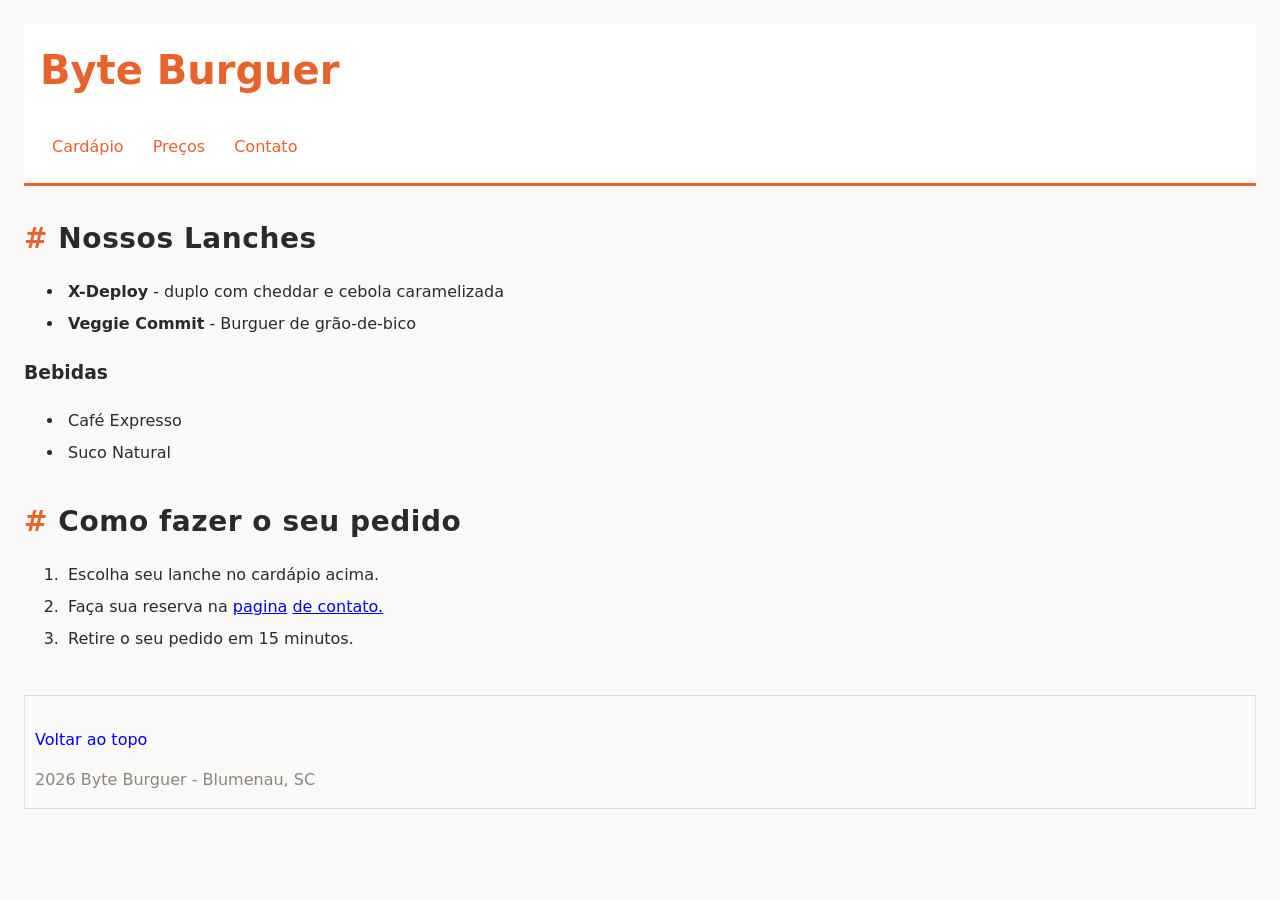
<file: modulo-css/index.html>
<!DOCTYPE html>
<html lang="en">

<head>
    <meta charset="UTF-8">
    <meta name="viewport" content="width=device-width, initial-scale=1.0">
    <title>Byte Burguer</title>

    <link rel="stylesheet" href="style.css">
</head>

<body>
    <header>
        <h1 id="topo">Byte Burguer</h1>

        <nav>
            <a href="index.html">Cardápio</a>
            <a href="precos.html">Preços</a>
            <a href="contato.html">Contato</a>
        </nav>
    </header>

    <main>
        <section id="lanches">
            <h2>Nossos Lanches</h2>
            <ul>
                <li class="destaque">
                    <strong>X-Bug</strong> - hamburguer, queijo e bacon
                </li>

                <li>
                    <strong>X-Deploy</strong> - duplo com cheddar e cebola caramelizada
                </li>

                <li>
                    <strong>Veggie Commit</strong> - Burguer de grão-de-bico
                </li>
            </ul>

            <h3 id="bebidas">Bebidas</h3>
            <ul id="bebidasLista">
                <li>Café Expresso</li>
                <li>Suco Natural</li>
                <li class="destaque">Refrigerante</li>
            </ul>
        </section>

        <section id="como-pedir">
            <h2>Como fazer o seu pedido</h2>

            <ol>
                <li>Escolha seu lanche no cardápio acima.</li>
                <li>Faça sua reserva na
                    <a href="contato.html">pagina</a>
                    <a href="contato.html">de contato.</a>
                </li>
                <li>Retire o seu pedido em 15 minutos.</li>
            </ol>
        </section>
    </main>

    <footer>
        <p>
            <a id="voltar-topo" href="#topo">Voltar ao topo</a>
        </p>
        <p>2026 Byte Burguer - Blumenau, SC</p>
    </footer>
</body>

</html>
</file>
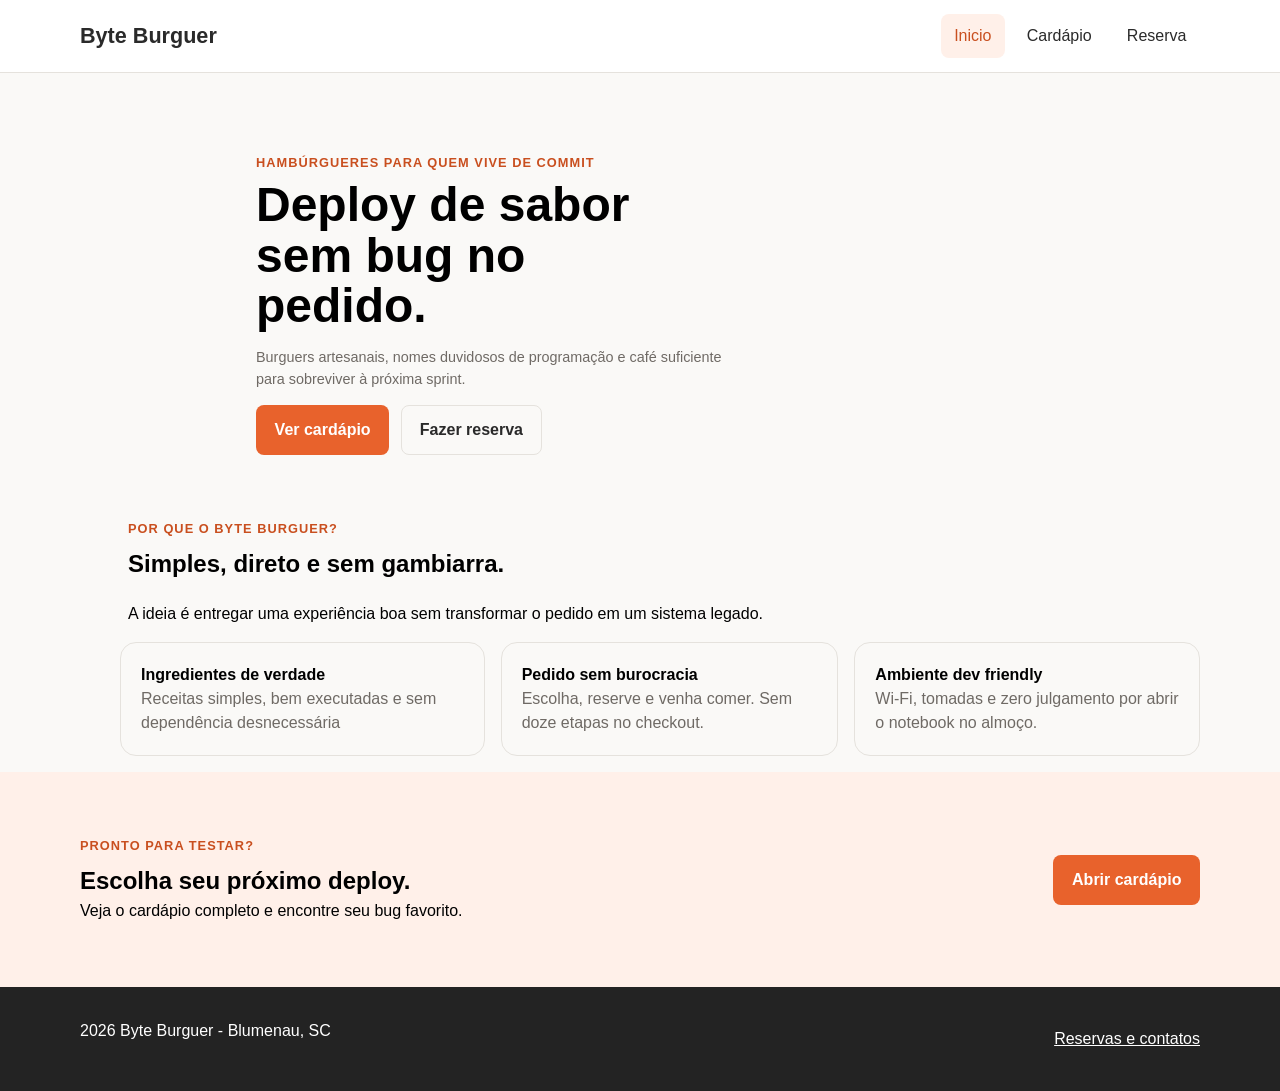
<file: modulo-css/byte-burguer-v2/index.html>
<!DOCTYPE html>
<html lang="pt-BR">

<head>
    <meta charset="UTF-8">
    <meta name="viewport" content="width=device-width, initial-scale=1.0">
    <title>Byte Burguer</title>
    <link rel="stylesheet" href="style.css">
</head>

<body>
    <header class="site-header">
        <div class="container header-content">
            <a class="brand" href="index.html">Byte Burguer</a>

            <nav class="main-nav">
                <a href="index.html" aria-current="page">Inicio</a>
                <a href="cardapio.html">Cardápio</a>
                <a href="reserva.html">Reserva</a>
            </nav>
        </div>
    </header>

    <main>
        <section class="hero" id="sectionHero">
            <div class="container hero-content">
                <p class="eyebrow">Hambúrgueres para quem vive de commit</p>

                <h1>Deploy de sabor sem bug no pedido.</h1>
                <p class="hero-text">
                    Burguers artesanais, nomes duvidosos de programação e café suficiente
                    para sobreviver à próxima sprint.
                </p>

                <div class="hero-actions">
                    <a class="button button-primary" href="cardapio.html">Ver cardápio</a>
                    <a class="button button-secondary" href="reserva.html">Fazer reserva</a>
                </div>
            </div>
        </section>

        <section>
            <div class="container">
                <header class="section-heading">
                    <p class="eyebrow">Por que o Byte Burguer?</p>
                    <h2>Simples, direto e sem gambiarra.</h2>
                    <p>
                        A ideia é entregar uma experiência boa sem transformar o pedido
                        em um sistema legado.
                    </p>
                </header>

                <ul class="feature-list">
                    <li class="feature-card">
                        <strong>Ingredientes de verdade</strong>
                        <span>Receitas simples, bem executadas e sem dependência desnecessária</span>
                    </li>

                    <li class="feature-card">
                        <strong>Pedido sem burocracia</strong>
                        <span>Escolha, reserve e venha comer. Sem doze etapas no checkout.</span>
                    </li>

                    <li class="feature-card">
                        <strong>Ambiente dev friendly</strong>
                        <span>Wi-Fi, tomadas e zero julgamento por abrir o notebook no almoço.</span>
                    </li>
                </ul>
            </div>
        </section>

        <section class="section section-highlight">
            <div class="container cta-content">
                <div>
                    <p class="eyebrow">Pronto para testar?</p>
                    <h2>Escolha seu próximo deploy.</h2>
                    <p>Veja o cardápio completo e encontre seu bug favorito.</p>
                </div>

                <a class="button button-primary" href="cardapio.html">Abrir cardápio</a>
            </div>
        </section>
    </main>

    <footer class="site-footer">
        <div class="container footer-content">
            <p>2026 Byte Burguer - Blumenau, SC</p>
            <a href="reserva.html">Reservas e contatos</a>
        </div>
    </footer>

</body>

</html>
</file>
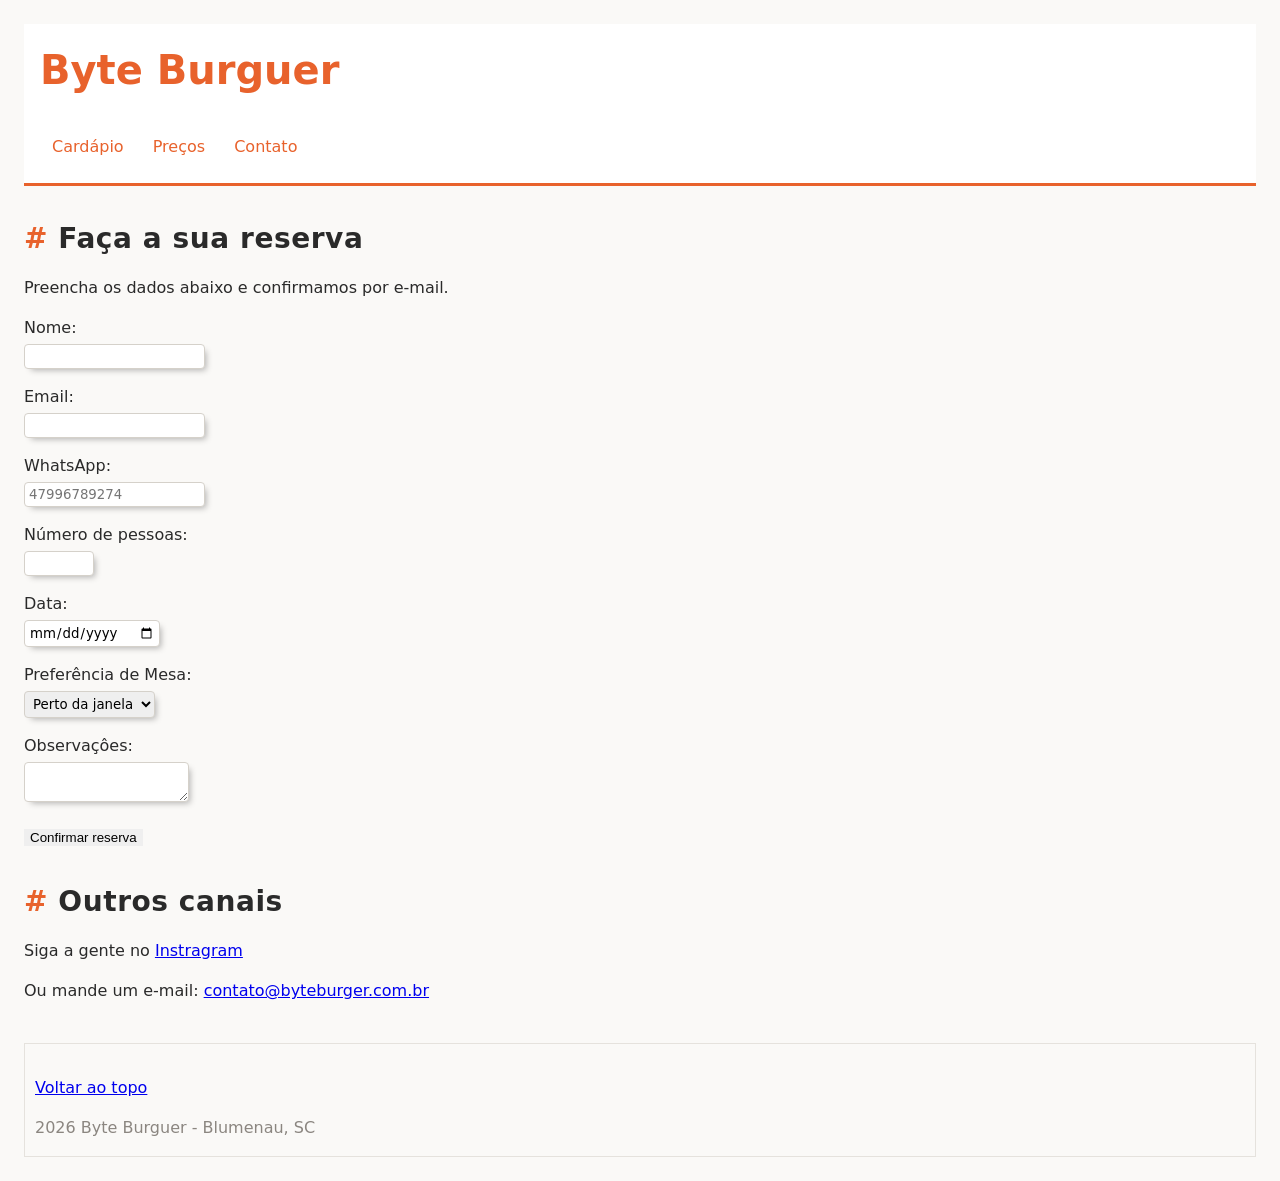
<file: modulo-css/contato.html>
<!DOCTYPE html>
<html lang="en">

<head>
    <meta charset="UTF-8">
    <meta name="viewport" content="width=device-width, initial-scale=1.0">
    <title>Byte Burger - Contato</title>

    <link rel="stylesheet" href="style.css">
</head>

<body>
    <header>
        <h1 id="topo">Byte Burguer</h1>

        <nav>
            <a href="index.html">Cardápio</a>
            <a href="precos.html">Preços</a>
            <a href="contato.html">Contato</a>
        </nav>
    </header>

    <main>
        <section id="reserva">
            <h2>Faça a sua reserva</h2>
            <p>Preencha os dados abaixo e confirmamos por e-mail.</p>

            <form>

                <p>
                    <label for="nome">Nome:</label>
                    <input type="text" id="nome" required maxlength="60">
                </p>

                <p>
                    <label for="email">Email:</label>
                    <input type="email" id="email" required>
                </p>

                <p>
                    <label for="wpp">WhatsApp:</label>
                    <input type="tel" id="wpp" pattern="[0-9]{11}" placeholder="47996789274">
                </p>

                <p>
                    <label for="numeroPessoas">Número de pessoas:</label>
                    <input type="number" id="numeroPessoas" min="1" max="20" required>
                </p>

                <p>
                    <label for="data">Data:</label>
                    <input type="date" id="data" required>
                </p>

                <p>
                    <label for="mesa">Preferência de Mesa:</label>
                    <select id="mesa">
                        <option>Perto da janela</option>
                        <option>Área externa</option>
                        <option>Tanto faz</option>
                    </select>
                </p>

                <p>
                    <label for="obs">Observaçôes:</label>
                    <textarea id="obs" maxlength="200"></textarea>
                </p>

                <button>Confirmar reserva</button>
            </form>
        </section>

        <section id="canais">
            <h2>Outros canais</h2>
            <p>
                Siga a gente no
                <a href="https://instagram.com" target="_blank" rel="noopener noreferrer">Instragram</a>
            </p>
            <p>
                Ou mande um e-mail:
                <a href="mailto:contato@byteburger.com.br">contato@byteburger.com.br</a>
            </p>
        </section>
    </main>

    <footer>
        <p>
            <a href="#topo">Voltar ao topo</a>
        </p>
        <p>2026 Byte Burguer - Blumenau, SC</p>
    </footer>
</body>

</html>
</file>
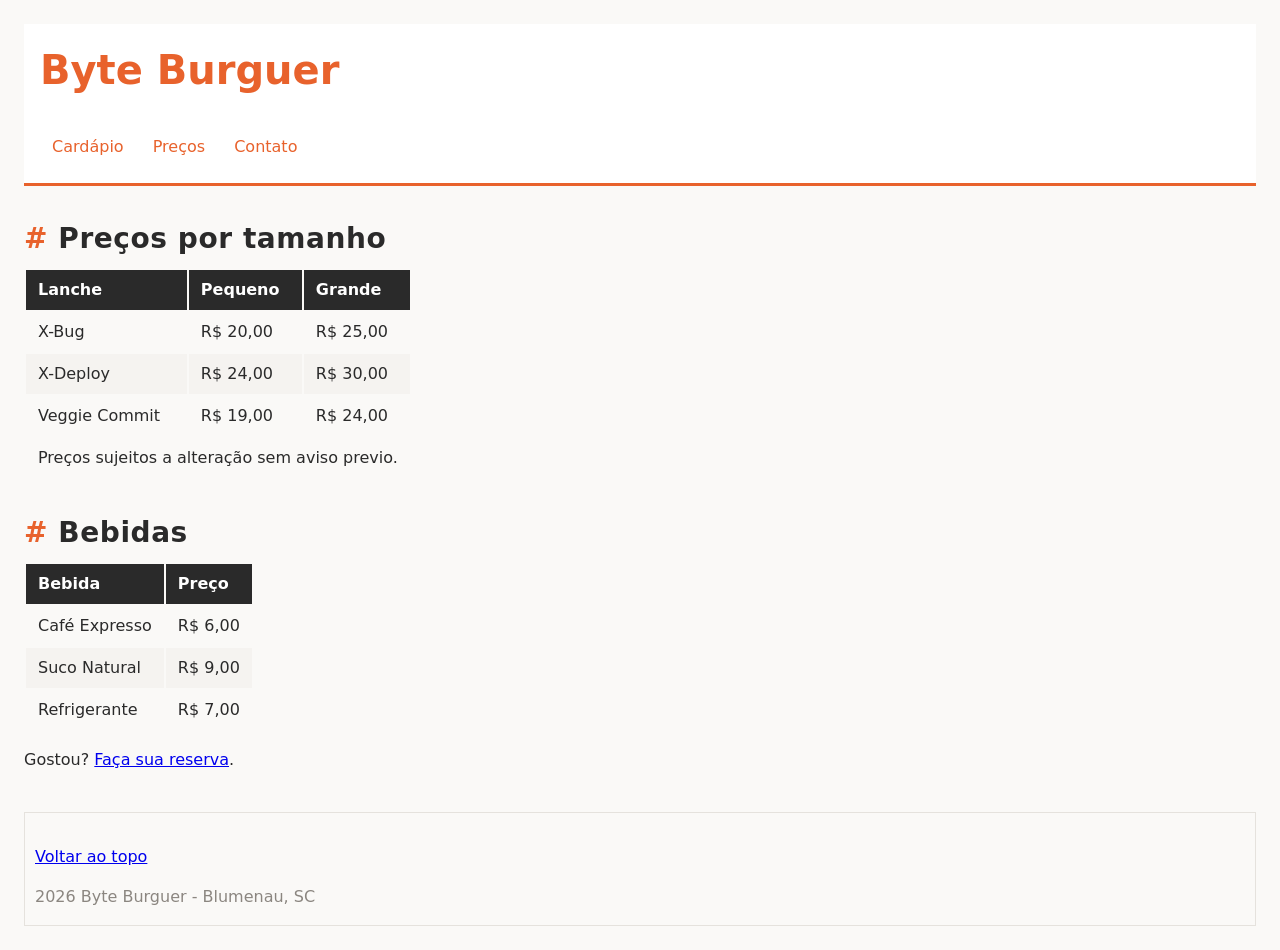
<file: modulo-css/precos.html>
<!DOCTYPE html>
<html lang="en">

<head>
    <meta charset="UTF-8">
    <meta name="viewport" content="width=device-width, initial-scale=1.0">
    <title>Byte Burguer - Preços</title>

    <link rel="stylesheet" href="style.css" >
</head>

<body>
    <header>
        <h1 id="topo">Byte Burguer</h1>

        <nav>
            <a href="index.html">Cardápio</a>
            <a href="precos.html">Preços</a>
            <a href="contato.html">Contato</a>
        </nav>
    </header>

    <main>
        <section id="precos">
            <h2>Preços por tamanho</h2>

            <table>
                <thead>
                    <tr>
                        <th>Lanche</th>
                        <th>Pequeno</th>
                        <th>Grande</th>
                    </tr>
                </thead>

                <tbody>
                    <tr>
                        <td>X-Bug</td>

                        <td>R$ 20,00</td>

                        <td>R$ 25,00</td>
                    </tr>

                    <tr>
                        <td>X-Deploy</td>

                        <td>R$ 24,00</td>

                        <td>R$ 30,00</td>
                    </tr>

                    <tr>
                        <td>Veggie Commit</td>

                        <td>R$ 19,00</td>

                        <td>R$ 24,00</td>
                    </tr>
                </tbody>

                <tfoot>
                    <tr>
                        <td colspan="3">Preços sujeitos a alteração sem aviso previo.</td>
                    </tr>
                </tfoot>
            </table>
        </section>

        <section id="bebidas">
            <h2>Bebidas</h2>

            <table>
                <thead>
                    <tr>
                        <th>Bebida</th>
                        <th>Preço</th>
                    </tr>
                </thead>

                <tbody>
                    <tr>
                        <td>Café Expresso</td>
                        <td>R$ 6,00</td>
                    </tr>

                    <tr>
                        <td>Suco Natural</td>
                        <td>R$ 9,00</td>
                    </tr>

                    <tr>
                        <td>Refrigerante</td>
                        <td>R$ 7,00</td>
                    </tr>
                </tbody>
            </table>
        </section>

        <p>Gostou?
            <a href="contato.html">Faça sua reserva</a>.
        </p>
    </main>

    <footer>
        <p>
            <a href="#topo">Voltar ao topo</a>
        </p>
        <p>2026 Byte Burguer - Blumenau, SC</p>
    </footer>
</body>

</html>
</file>
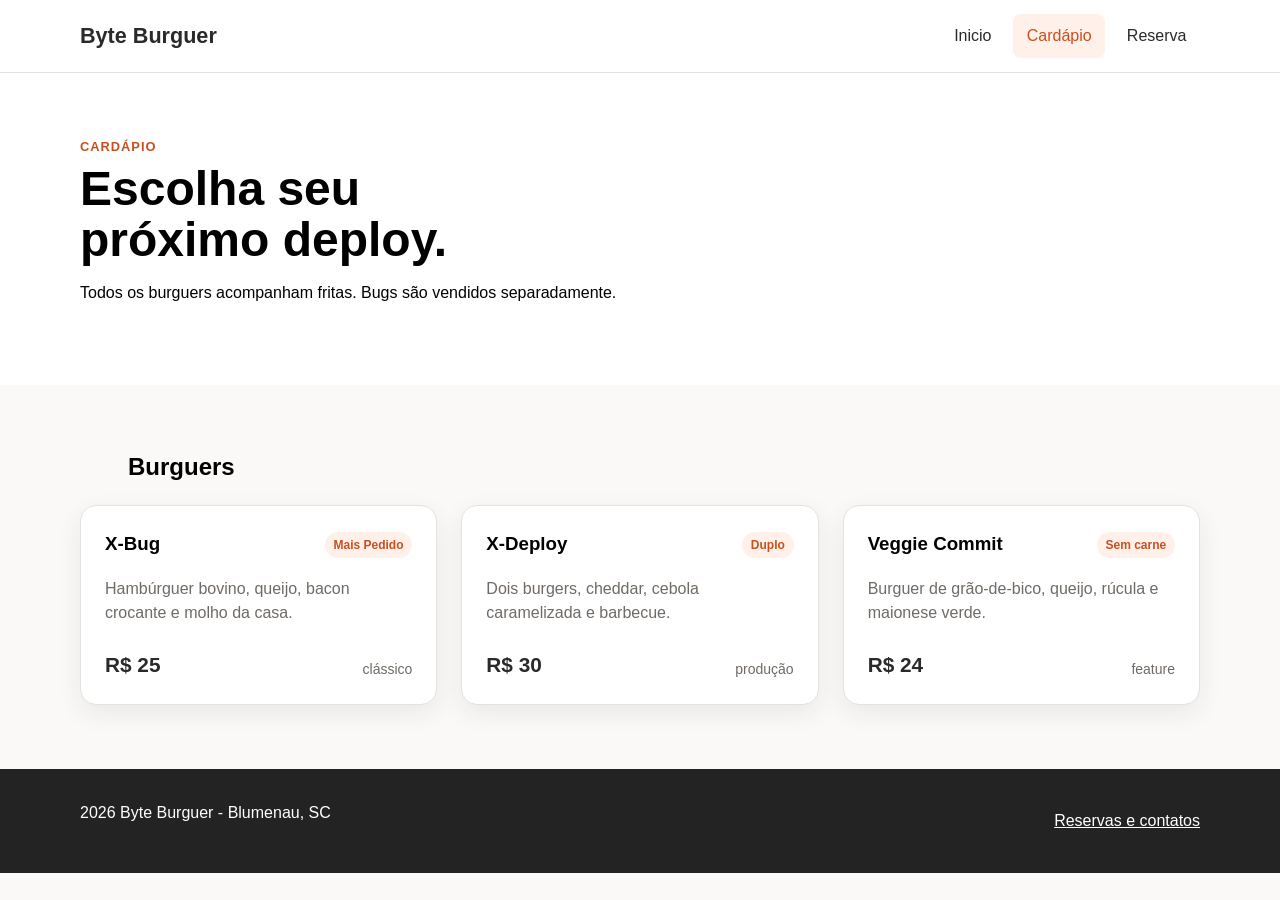
<file: modulo-css/byte-burguer-v2/cardapio.html>
<!DOCTYPE html>
<html lang="pt-BR">

<head>
    <meta charset="UTF-8">
    <meta name="viewport" content="width=device-width, initial-scale=1.0">
    <title>Cardápio | Byte Burguer</title>
    <link rel="stylesheet" href="style.css">
</head>

<body>
    <header class="site-header">
        <div class="container header-content">
            <a class="brand" href="index.html">Byte Burguer</a>

            <nav class="main-nav">
                <a href="index.html">Inicio</a>
                <a href="cardapio.html" aria-current="page">Cardápio</a>
                <a href="index.html">Reserva</a>
            </nav>
        </div>
    </header>

    <main>
        <section class="page-intro">
            <div class="container">
                <p class="eyebrow">Cardápio</p>
                <h1>Escolha seu próximo deploy.</h1>
                <p>Todos os burguers acompanham fritas. Bugs são vendidos separadamente.</p>
            </div>
        </section>

        <section class="section">
            <div class="container">
                <header class="section-heading">
                    <h2>Burguers</h2>
                </header>

                <ul class="menu-grid">
                    <li>
                        <div class="menu-card">
                            <div>
                                <div id="div-tag">
                                    <h3>X-Bug</h3>
                                    <span class="tag">Mais Pedido</span>
                                </div>

                                <p>Hambúrguer bovino, queijo, bacon crocante e molho da casa.</p>
                            </div>

                            <div class="menu-card-footer">
                                <strong class="price">R$ 25</strong>
                                <span>clássico</span>
                            </div>
                        </div>
                    </li>

                    <li>
                        <div class="menu-card">
                            <div>
                                <div id="div-tag">
                                    <h3>X-Deploy</h3>
                                    <span class="tag">Duplo</span>
                                </div>

                                <p>Dois burgers, cheddar, cebola caramelizada e barbecue.</p>
                            </div>

                            <div class="menu-card-footer">
                                <strong class="price">R$ 30</strong>
                                <span>produção</span>
                            </div>
                        </div>
                    </li>

                    <li>
                        <div class="menu-card">
                            <div>
                                <div id="div-tag">
                                    <h3>Veggie Commit</h3>
                                    <span class="tag">Sem carne</span>
                                </div>

                                <p>Burguer de grão-de-bico, queijo, rúcula e maionese verde.</p>
                            </div>

                            <div class="menu-card-footer">
                                <strong class="price">R$ 24</strong>
                                <span>feature</span>
                            </div>
                        </div>
                    </li>
                </ul>
            </div>
        </section>
    </main>

    <footer class="site-footer">
        <div class="container footer-content">
            <p>2026 Byte Burguer - Blumenau, SC</p>
            <a href="reserva.html">Reservas e contatos</a>
        </div>
    </footer>
</body>
</file>
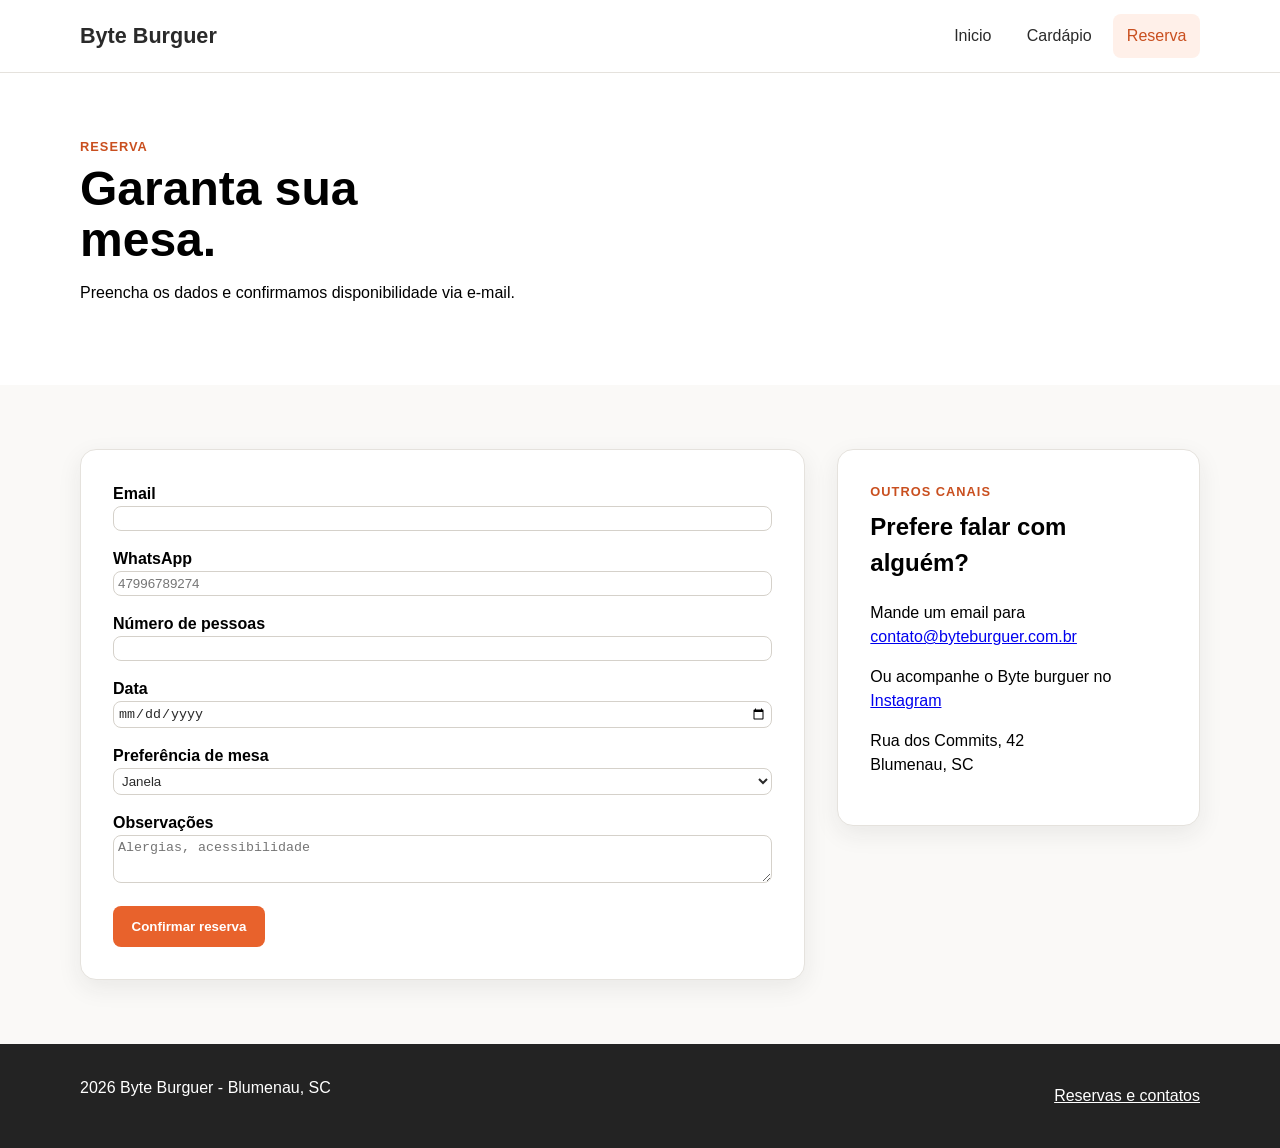
<file: modulo-css/byte-burguer-v2/reserva.html>
<!DOCTYPE html>
<html lang="pt-BR">

<head>
    <meta charset="UTF-8">
    <meta name="viewport" content="width=device-width, initial-scale=1.0">
    <title>Cardápio | Byte Burguer</title>
    <link rel="stylesheet" href="style.css">
</head>

<body>
    <header class="site-header">
        <div class="container header-content">
            <a class="brand" href="index.html">Byte Burguer</a>

            <nav class="main-nav">
                <a href="index.html">Inicio</a>
                <a href="cardapio.html">Cardápio</a>
                <a href="index.html" aria-current="page">Reserva</a>
            </nav>
        </div>
    </header>

    <main>
        <section class="page-intro">
            <div class="container">
                <p class="eyebrow">Reserva</p>
                <h1>Garanta sua mesa.</h1>
                <p>Preencha os dados e confirmamos disponibilidade via e-mail.</p>
            </div>
        </section>

        <section class="section">
            <div class="container reservation-layout">
                <form class="form-card">

                    <div class="field">
                        <label for="email">Email</label>
                        <input type="email" id="email" name="email" required>
                    </div>

                    <div class="field">
                        <label for="wpp">WhatsApp</label>
                        <input type="tel" id="wpp" name="wpp" pattern="[0-9]{11}" placeholder="47996789274" required>
                    </div>

                    <div class="field">
                        <label for="numeroPessoas">Número de pessoas</label>
                        <input type="number" id="numeroPessoas" name="numeroPessoas" min="1" max="20" required>
                    </div>

                    <div class="field">
                        <label for="data">Data</label>
                        <input type="date" id="data" name="data" required>
                    </div>

                    <div class="field">
                        <label for="mesa">Preferência de mesa</label>
                        <select id="mesa" name="mesa">
                            <option value="janela">Janela</option>
                            <option value="externa">Área externa</option>
                            <option value="qualquer">Tanto faz</option>
                        </select>
                    </div>

                    <div class="field">
                        <label for="obs">Observações</label>
                        <textarea id="obs" name="obs" maxlength="200" placeholder="Alergias, acessibilidade"></textarea>
                    </div>

                    <button class="button button-primary" type="submit">Confirmar reserva</button>
                </form>

                <div class="contact-card">
                    <p class="eyebrow">Outros canais</p>
                    <h2>Prefere falar com alguém?</h2>

                    <p>
                        Mande um email para
                        <a href="mailto:contato@byteburguer.com.br">contato@byteburguer.com.br</a>
                    </p>

                    <p>
                        Ou acompanhe o Byte burguer no
                        <a href="https://instagram.com" target="_blank" rel="noopener noreferrer">Instagram</a>
                    </p>

                    <p class="contact-note">
                        Rua dos Commits, 42<br>
                        Blumenau, SC
                    </p>
                </div>
            </div>
        </section>
    </main>

    <footer class="site-footer">
        <div class="container footer-content">
            <p>2026 Byte Burguer - Blumenau, SC</p>
            <a href="reserva.html">Reservas e contatos</a>
        </div>
    </footer>
</body>
</file>
<file: modulo-css/style.css>
* {
    box-sizing: border-box;
}

html {
    font-size: 16px;
}

body {
    font-family: system-ui, Arial, sans-serif;
    font-size: 1rem;
    background-color: #faf9f7;
    color: #2a2a2a;
    margin: 1.5rem;
    line-height: 1.5;
}

main {
    width: 90%;
    max-width: 70rem;
    margin: 0;
}

h1 {
    font-size: 2.5rem;
    font-weight: 700;
    color: #e8622c;
}

h2 {
    font-size: 1.75rem;
    color: #2a2a2a;
    margin-top: 32px;
    margin-bottom: 8px;
    letter-spacing: 0.02em;
}

h2::before {
    content: "# ";
    color: #e8622c;
}

header {
    background-color: white;
    padding: 16px;
    border-bottom: 3px solid #e8622c;
}

nav a {
    display: inline-block;
    color: #e8622c;
    text-decoration: none;
    padding: 0.5rem 0.75rem;
}

nav a:hover {
    background-color: #ffe8dd;
}

.destaque {
    display: none;
    background-color: #fff4ec;
    border-left: 4px solid #e8622c;
    padding: 8px 12px;
}

.destaque::marker {
    color: fuchsia;
}

li {
    padding: 4px;
}

#topo {
    margin-top: 0;
}

#voltar-topo {
    text-decoration: none;
}

th,
td {
    border: 2px 2px 0px 2px solid #e5e2dd;
    padding: 8px 12px;
    text-align: left;
}

th {
    background-color: #2a2a2a;
    color: #ffffff;
}

label {
    display: block;
    margin-bottom: 4px;
}

input,
textarea,
select {
    padding: 4px;
    border: 1px solid #d5d1ca;
    border-radius: 4px;
    font-family: inherit;
    font-family: inherit;
    box-shadow: 4px 4px 6px -3px rgba(0, 0, 0, 0.3); 
}

input:focus,
textarea:focus,
select:focus {
    border-color: #e8622c;
    outline: 1px solid #e8622c;
    outline-offset: 1px;
}

button {
    border: none;
    cursor: pointer;
}

button:hover {
    background-color: #c94f1f;
}

footer {
    margin-top: 40px;
    padding-top: 16px;
    padding-left: 10px;
    border: 1px solid #e5e2dd;
    color: #8b8680;
}

tbody tr:nth-child(even) {
    background-color: #f5f3f0;
}

tbody tr:hover {
    background-color: fuchsia;
}
</file>
<file: modulo-css/byte-burguer-v2/style.css>
:root {
    --color-primary: #e8622c;
    --color-text: #2a2a2a;
    --color-background: #faf9f7;
    --color-border: #e5e2dd;
    --color-primary-dark: #c94f1f;

    --radius-small: 0.5rem;
    --radius-medium: 1rem;
}

* {
    box-sizing: border-box;
}

body {
    margin: 0;
    background-color: var(--color-background);
    font-family: Arial, Helvetica, sans-serif;
    font-size: 1rem;
    line-height: 1.5;
}

.site-header {
    background-color: #ffffff;
    border-bottom: 1px solid var(--color-border);
}

h1,
h2,
h3,
p {
    margin-top: 0;
}


h1 {
    max-width: 14ch;
    margin-bottom: 1rem;
    font-size: 3rem;
    line-height: 1.05;
}

.container {
    width: 90%;
    max-width: 70rem;
    margin: 0 auto;
}

.header-content {
    min-height: 4.5rem;
    display: flex;
    align-items: center;
    justify-content: space-between;
    gap: 2rem;
}

.brand {
    color: var(--color-text);
    font-size: 1.35rem;
    font-weight: 700;
    text-decoration: none;
}

.main-nav {
    display: flex;
    align-items: center;
    gap: 0.5rem;
}

.main-nav a {
    display: inline-block;
    padding: 0.6rem 0.85rem;
    color: var(--color-text);
    border-radius: var(--radius-small);
    text-decoration: none;
}

.main-nav a:hover,
.main-nav a[aria-current="page"] {
    background-color: #fff0e9;
    color: var(--color-primary-dark);
}

.eyebrow {
    margin-bottom: 0.5rem;
    color: var(--color-primary-dark);
    font-size: 0.8rem;
    font-weight: 700;
    letter-spacing: 0.08em;
    text-transform: uppercase;
}

.hero {
    padding: 5rem 0 4rem;
}

.hero-content {
    max-width: 48rem;
}

.hero-text {
    max-width: 60ch;
    font-size: 0.9rem;
    color: #6f6a65;
}

.hero-actions {
    display: flex;
    gap: 0.75rem;
}

.button {
    padding: 0.75rem 1.1rem;
    border: 1px solid transparent;
    border-radius: var(--radius-small);
    font-weight: 700;
    text-decoration: none;
    cursor: pointer;

    transition:
        background-color 0.2s ease,
        border-color 0.2s ease,
        transform 0.2s ease;
}

.button:hover {
    transform: translateY(-2px);
}

.button-primary {
    background-color: var(--color-primary);
    color: #ffffff;
}

.button-primary:hover {
    background-color: var(--color-primary-dark);
}

.button-secondary {
    background-color: transparent;
    border-color: var(--color-border);
    color: var(--color-text);
}

.button-secondary:hover {
    border-color: var(--color-primary);
}

.feature-list {
    display: flex;
    gap: 1rem;
    list-style: none;
}

.feature-card {
    padding: 1.25rem;
    border: 1px solid var(--color-border);
    border-radius: var(--radius-medium);

    transition:
        border-color 0.2s ease,
        transform 0.2s ease;
}

.feature-card strong,
.feature-card span {
    display: block;
}

.feature-card span {
    color: #6f6a65;
}

.feature-card:hover {
    transform: translateY(-2px);
    border-color: var(--color-primary);
}

.section,
.page-intro {
    padding: 4rem 0;
}

.page-intro {
    background-color: #ffffff;
}

.section-heading {
    margin-left: 3rem;
}

.section-highlight {
    background-color: #fff0e9;
}

.cta-content {
    display: flex;
    align-items: center;
    justify-content: space-between;
}

.cta-content p:last-child,
.cta-content h2 {
    margin: 0;
}

.site-footer {
    padding: 2rem 0;
    background-color: #232323;
    color: #ffffff;
}

.footer-content {
    display: flex;
    align-items: center;
    justify-content: space-between;
}

.site-footer a {
    color: #ffffff;
}

/* MENU */
.menu-grid {
    display: grid;
    grid-template-columns: repeat(3, 1fr);
    gap: 1.5rem;

    margin: 0;
    padding: 0;
    list-style: none;
}

.menu-card {
    padding: 1.5rem;
    display: flex;
    flex-direction: column;
    justify-content: space-between;

    gap: 1.5rem;
    background-color: #ffffff;
    border: 1px solid var(--color-border);
    border-radius: var(--radius-medium);
    box-shadow: 0 0.5rem 1.5rem rgb(42 42 42 / 8%);

    transition:
        transform 0.2s ease,
        box-shadow 0.2s ease,
        border-color 0.2s ease;
}

.menu-card:hover {
    transform: translateY(-0.25rem);
    border-color: var(--color-primary);
    box-shadow: 0 0.8rem 2rem rgb(42 42 42 / 12%);
}

.menu-card p {
    margin-bottom: 0;
    color: #6f6a65;
}

#div-tag {
    display: flex;
    align-items: center;
    justify-content: space-between;
}

.tag {
    padding: 0.25rem 0.55rem;
    margin-bottom: 1rem;
    background-color: #fff0e9;
    border-radius: 999px;
    color: var(--color-primary-dark);
    font-size: 0.75rem;
    font-weight: 700;
}

.menu-card-footer {
    display: flex;
    align-items: flex-end;
    justify-content: space-between;
    color: #6f6a65;
    font-size: 0.875rem;
}

.price {
    color: var(--color-text);
    font-size: 1.3rem;
}

.reservation-layout {
    display: grid;
    grid-template-columns: 2fr 1fr;
    gap: 2rem;
    align-items: start;
}

.form-card,
.contact-card {
    padding: 2rem;
    background-color: #ffffff;
    border: 1px solid var(--color-border);
    border-radius: var(--radius-medium);
    box-shadow: 0 0.5rem 1.5rem rgb(42 42 42 / 8%);
}

.field {
    margin-bottom: 1rem;
}

.field label {
    display: block;
    font-weight: 700;
}

.field input,
.field select,
.field textarea {
    width: 100%;
    padding: 0.25rem;

    border: 1px solid #d5d1ca;
    border-radius: var(--radius-small);
    background-color: #ffffff;
    color: var(--color-text);
}

.field textarea {
    min-height: 3rem;
    resize: vertical;
}

.contact-card p {
    color: var(#6f6a65);
}

@media (max-width: 48rem) {
    h1 {
        max-width: none;
        font-size: 2.25rem;
    }

    h2 {
        font-size: 1rem;
    }

    .header-content {
        flex-direction: column;
        align-items: stretch;
        gap: 1rem;
        padding: 1rem 0;
    }

    .brand {
        text-align: center;
    }

    .main-nav {
        justify-content: center;
        flex-wrap: wrap;
    }

    .hero {
        padding: 3rem 0;
    }

    .hero-actions {
        flex-direction: column;
    }

    .hero-actions .button {
        width: 100%;
        text-align: center;
    }

    .section,
    .page-intro {
        padding: 3rem 0;
    }

    .feature-list {
        flex-direction: column;
    }

    .menu-grid,
    .drinks-grid,
    .reservation-layout {
        grid-template-columns: 1fr;
    }
}
</file>
